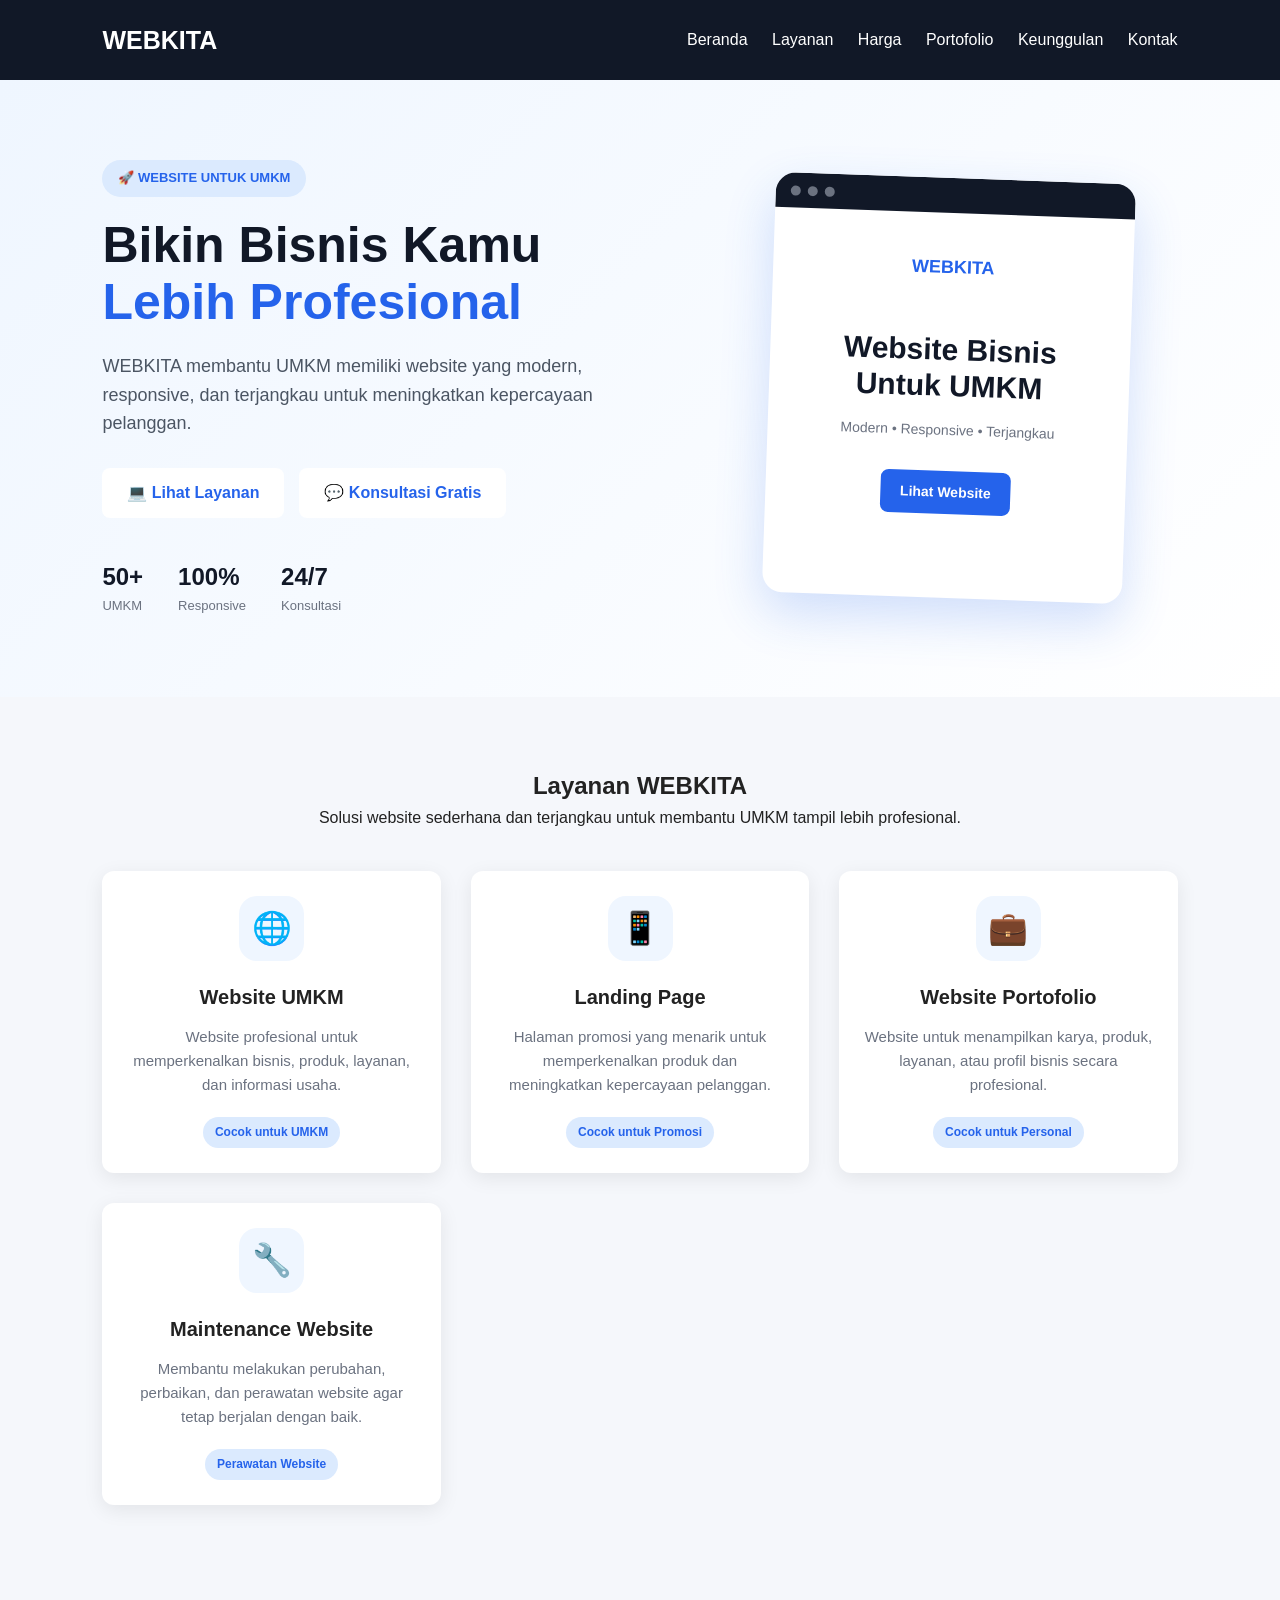
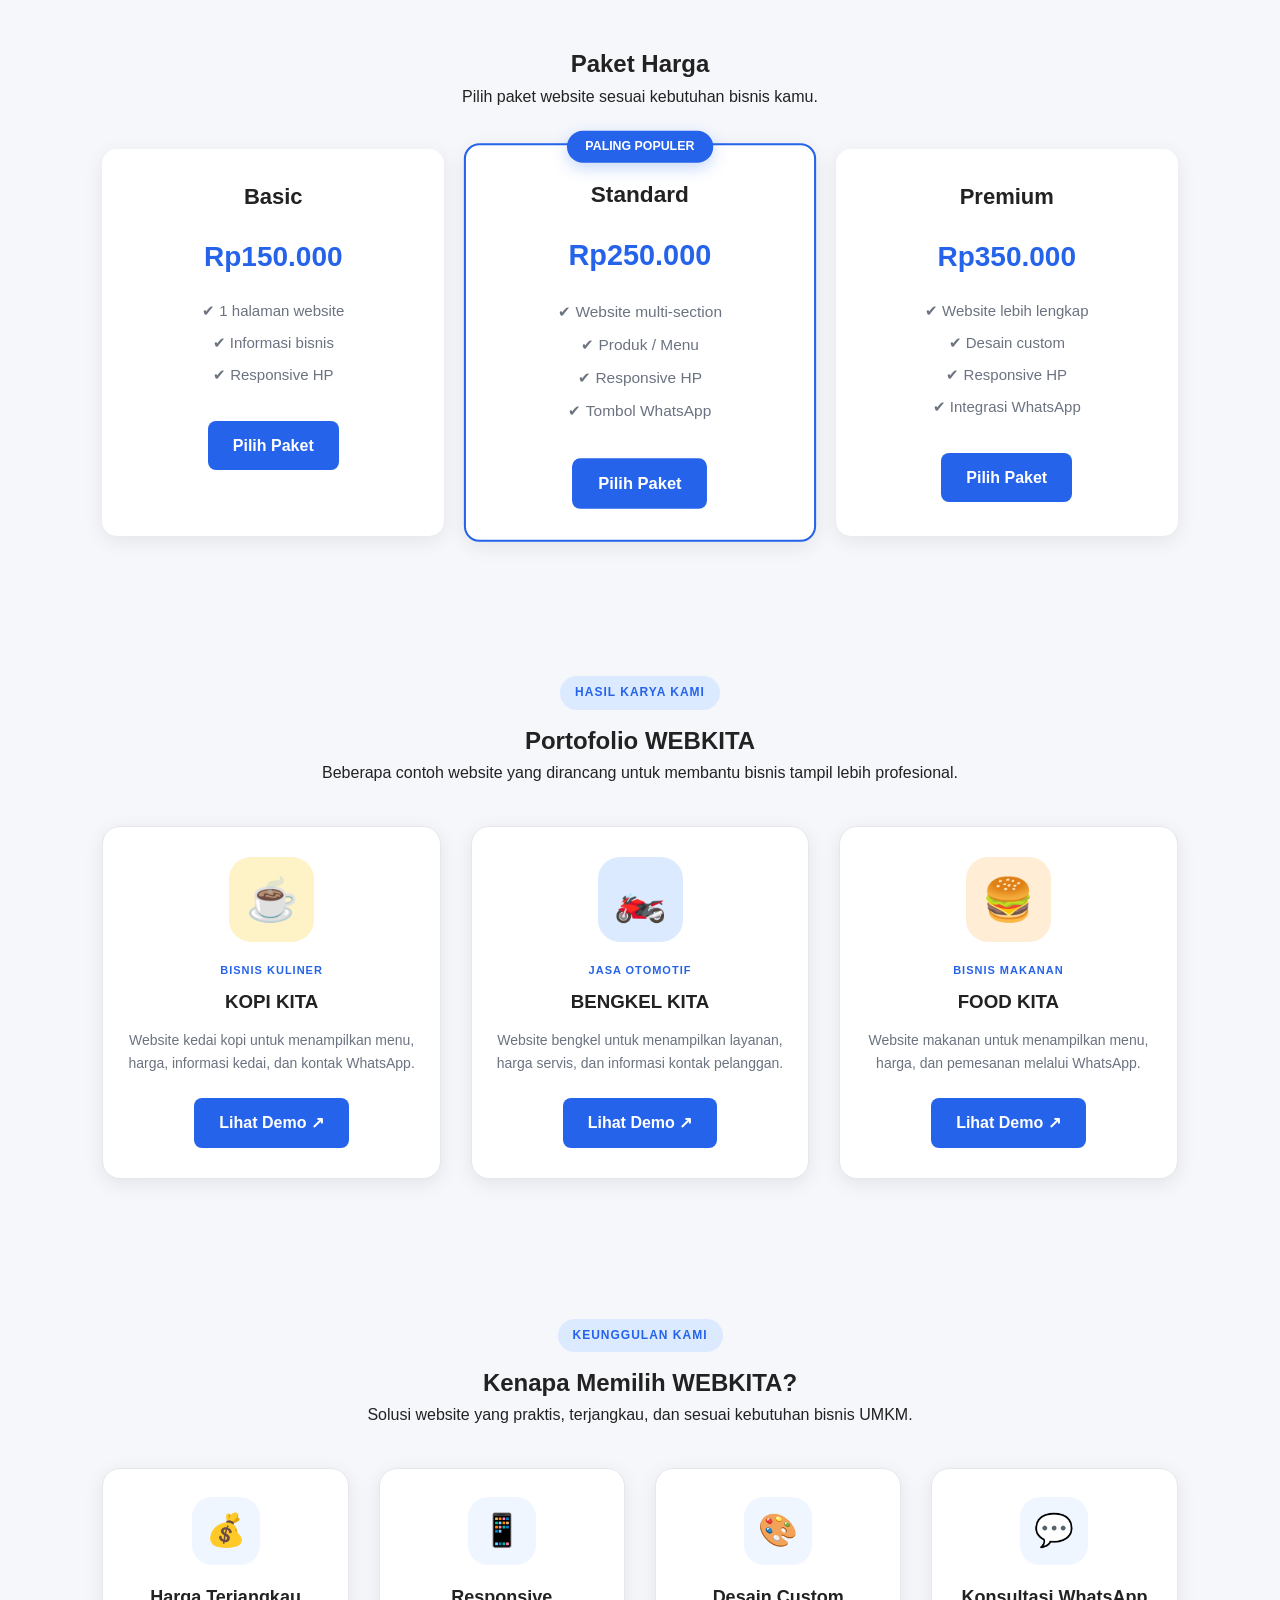
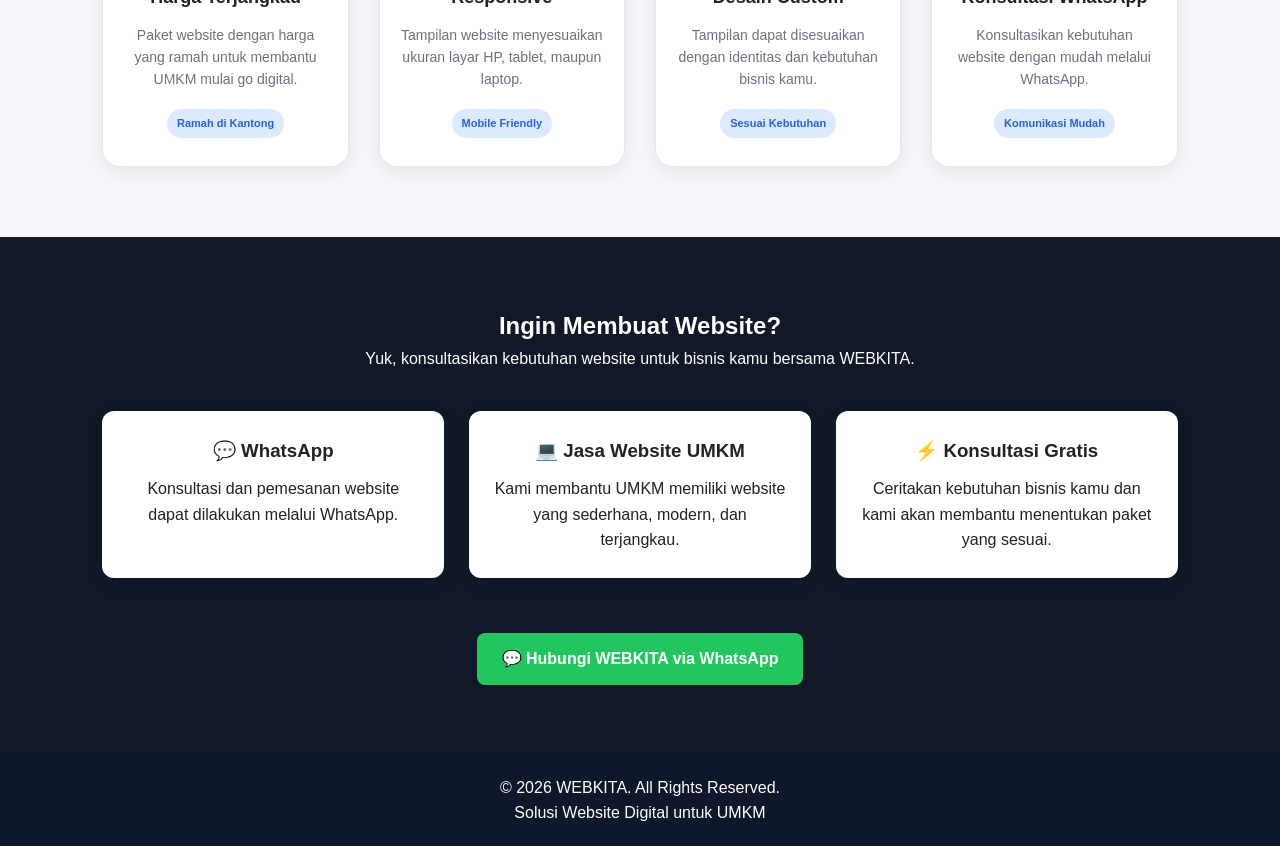
<file: index.html>
<!DOCTYPE html>
<html lang="id">

<head>
    <meta charset="UTF-8">
    <meta name="viewport" content="width=device-width, initial-scale=1.0">

    <title>WEBKITA - Solusi Website Digital untuk UMKM</title>

    <link rel="stylesheet" href="style.css">
</head>

<body>

   <!-- NAVBAR -->
<header>

    <div class="logo">
        WEBKITA
    </div>

    <button type="button" class="menu-toggle" id="menu-toggle" aria-label="Buka menu">
        ☰
    </button>

    <nav id="nav-menu">
        <a href="#beranda">Beranda</a>
        <a href="#layanan">Layanan</a>
        <a href="#harga">Harga</a>
        <a href="#portfolio">Portofolio</a>
        <a href="#keunggulan">Keunggulan</a>
        <a href="#kontak">Kontak</a>
    </nav>

</header>

    <!-- HERO -->
<section class="hero" id="beranda">

    <div class="hero-content">

        <div class="hero-text">

            <span class="hero-badge">
                🚀 WEBSITE UNTUK UMKM
            </span>

            <h1>
                Bikin Bisnis Kamu
                <span>Lebih Profesional</span>
            </h1>

            <p>
                WEBKITA membantu UMKM memiliki website
                yang modern, responsive, dan terjangkau
                untuk meningkatkan kepercayaan pelanggan.
            </p>

            <div class="hero-buttons"> 

                <a
                    href="#layanan"
                    class="btn hero-btn">
                    💻 Lihat Layanan
                </a>

                <a
                    href="https://wa.me/6285773304231?text=Halo%20WEBKITA%2C%20saya%20ingin%20konsultasi%20tentang%20pembuatan%20website%20untuk%20bisnis%20saya."
                    class="btn hero-whatsapp"
                    target="_blank"
                    rel="noopener noreferrer">
                    💬 Konsultasi Gratis
                </a>

            </div>

            <div class="hero-stats">

                <div>
                    <strong>50+</strong>
                    <span>UMKM</span>
                </div>

                <div>
                    <strong>100%</strong>
                    <span>Responsive</span>
                </div>

                <div>
                    <strong>24/7</strong>
                    <span>Konsultasi</span>
                </div>

            </div>

        </div>

        <div class="hero-visual">

            <div class="website-preview">

                <div class="preview-header">
                    <span></span>
                    <span></span>
                    <span></span>
                </div>

                <div class="preview-content">

                    <div class="preview-logo">
                        WEBKITA
                    </div>

                    <h3>
                        Website Bisnis
                        <br>
                        Untuk UMKM
                    </h3>

                    <p>
                        Modern • Responsive • Terjangkau
                    </p>

                    <div class="preview-button">
                        Lihat Website
                    </div>

                </div>

            </div>

        </div>

    </div>

</section>


<!-- LAYANAN -->
<section id="layanan">

    <div class="section-title">
        <h2>Layanan WEBKITA</h2>

        <p>
            Solusi website sederhana dan terjangkau
            untuk membantu UMKM tampil lebih profesional.
        </p>
    </div>

    <div class="services">

        <div class="card service-card">

            <div class="service-icon">
                🌐
            </div>

            <h3>Website UMKM</h3>

            <p>
                Website profesional untuk memperkenalkan
                bisnis, produk, layanan, dan informasi usaha.
            </p>

            <span class="service-label">
                Cocok untuk UMKM
            </span>

        </div>


        <div class="card service-card">

            <div class="service-icon">
                📱
            </div>

            <h3>Landing Page</h3>

            <p>
                Halaman promosi yang menarik untuk
                memperkenalkan produk dan meningkatkan
                kepercayaan pelanggan.
            </p>

            <span class="service-label">
                Cocok untuk Promosi
            </span>

        </div>


        <div class="card service-card">

            <div class="service-icon">
                💼
            </div>

            <h3>Website Portofolio</h3>

            <p>
                Website untuk menampilkan karya,
                produk, layanan, atau profil bisnis
                secara profesional.
            </p>

            <span class="service-label">
                Cocok untuk Personal
            </span>

        </div>


        <div class="card service-card">

            <div class="service-icon">
                🔧
            </div>

            <h3>Maintenance Website</h3>

            <p>
                Membantu melakukan perubahan,
                perbaikan, dan perawatan website
                agar tetap berjalan dengan baik.
            </p>

            <span class="service-label">
                Perawatan Website
            </span>

        </div>

    </div>

</section>


    <!-- HARGA -->
<section id="harga">

    <div class="section-title">

        <h2>Paket Harga</h2>

        <p>
            Pilih paket website sesuai kebutuhan bisnis kamu.
        </p>

    </div>

    <div class="pricing">

        <!-- BASIC -->
        <div class="price-card">

            <h3>Basic</h3>

            <div class="price">
                Rp150.000
            </div>

            <p>✔ 1 halaman website</p>
            <p>✔ Informasi bisnis</p>
            <p>✔ Responsive HP</p>

            <br>

            <a
                href="https://wa.me/6285773304231?text=Halo%20WEBKITA%2C%20saya%20tertarik%20dengan%20Paket%20Basic%20Rp150.000.%20Saya%20ingin%20konsultasi%20lebih%20lanjut."
                class="btn"
                target="_blank"
                rel="noopener noreferrer">
                Pilih Paket
            </a>

        </div>


       <!-- STANDARD -->
<div class="price-card popular">

    <div class="popular-badge">
        PALING POPULER
    </div>

    <h3>Standard</h3>
            <div class="price">
                Rp250.000
            </div>

            <p>✔ Website multi-section</p>
            <p>✔ Produk / Menu</p>
            <p>✔ Responsive HP</p>
            <p>✔ Tombol WhatsApp</p>

            <br>

            <a
                href="https://wa.me/6285773304231?text=Halo%20WEBKITA%2C%20saya%20tertarik%20dengan%20Paket%20Standard%20Rp250.000.%20Saya%20ingin%20konsultasi%20lebih%20lanjut."
                class="btn"
                target="_blank"
                rel="noopener noreferrer">
                Pilih Paket
            </a>

        </div>


        <!-- PREMIUM -->
        <div class="price-card">

            <h3>Premium</h3>

            <div class="price">
                Rp350.000
            </div>

            <p>✔ Website lebih lengkap</p>
            <p>✔ Desain custom</p>
            <p>✔ Responsive HP</p>
            <p>✔ Integrasi WhatsApp</p>

            <br>

            <a
                href="https://wa.me/6285773304231?text=Halo%20WEBKITA%2C%20saya%20tertarik%20dengan%20Paket%20Premium%20Rp350.000.%20Saya%20ingin%20konsultasi%20lebih%20lanjut."
                class="btn"
                target="_blank"
                rel="noopener noreferrer">
                Pilih Paket
            </a>

        </div>

    </div>

</section>
   

   
<!-- PORTOFOLIO -->
<section id="portfolio">

    <div class="section-title">
        <span class="portfolio-badge">HASIL KARYA KAMI</span>
        <h2>Portofolio WEBKITA</h2>
        <p>
            Beberapa contoh website yang dirancang untuk
            membantu bisnis tampil lebih profesional.
        </p>
    </div>

    <div class="services portfolio-grid">

        <!-- KOPI KITA -->
        <div class="card portfolio-card">
            <div class="portfolio-icon coffee-icon">
                ☕
            </div>

            <span class="portfolio-category">BISNIS KULINER</span>

            <h3>KOPI KITA</h3>

            <p>
                Website kedai kopi untuk menampilkan menu,
                harga, informasi kedai, dan kontak WhatsApp.
            </p>

            <a
                href="./Kopi_kita/index.html"
                class="btn portfolio-btn"
                target="_blank"
                rel="noopener noreferrer">
                Lihat Demo ↗
            </a>
        </div>

        <!-- BENGKEL KITA -->
        <div class="card portfolio-card">
            <div class="portfolio-icon bengkel-icon">
                🏍️
            </div>

            <span class="portfolio-category">JASA OTOMOTIF</span>

            <h3>BENGKEL KITA</h3>

            <p>
                Website bengkel untuk menampilkan layanan,
                harga servis, dan informasi kontak pelanggan.
            </p>

            <a
                href="./Bengkel_kita/index.html"
                class="btn portfolio-btn"
                target="_blank"
                rel="noopener noreferrer">
                Lihat Demo ↗
            </a>
        </div>

        <!-- FOOD KITA -->
        <div class="card portfolio-card">
            <div class="portfolio-icon food-icon">
                🍔
            </div>

            <span class="portfolio-category">BISNIS MAKANAN</span>

            <h3>FOOD KITA</h3>

            <p>
                Website makanan untuk menampilkan menu,
                harga, dan pemesanan melalui WhatsApp.
            </p>

            <a
                href="./Food_kita/index.html"
                class="btn portfolio-btn"
                target="_blank"
                rel="noopener noreferrer">
                Lihat Demo ↗
            </a>
        </div>

    </div>

</section>


<!-- KEUNGGULAN -->
<section id="keunggulan">

    <div class="section-title">

        <span class="portfolio-badge">KEUNGGULAN KAMI</span>

        <h2>Kenapa Memilih WEBKITA?</h2>

        <p>
            Solusi website yang praktis, terjangkau,
            dan sesuai kebutuhan bisnis UMKM.
        </p>

    </div>

    <div class="services advantage-grid">

        <div class="card advantage-card">

            <div class="advantage-icon">💰</div>

            <h3>Harga Terjangkau</h3>

            <p>
                Paket website dengan harga yang ramah
                untuk membantu UMKM mulai go digital.
            </p>

            <span class="advantage-label">
                Ramah di Kantong
            </span>

        </div>

        <div class="card advantage-card">

            <div class="advantage-icon">📱</div>

            <h3>Responsive</h3>

            <p>
                Tampilan website menyesuaikan ukuran layar
                HP, tablet, maupun laptop.
            </p>

            <span class="advantage-label">
                Mobile Friendly
            </span>

        </div>

        <div class="card advantage-card">

            <div class="advantage-icon">🎨</div>

            <h3>Desain Custom</h3>

            <p>
                Tampilan dapat disesuaikan dengan
                identitas dan kebutuhan bisnis kamu.
            </p>

            <span class="advantage-label">
                Sesuai Kebutuhan
            </span>

        </div>

        <div class="card advantage-card">

            <div class="advantage-icon">💬</div>

            <h3>Konsultasi WhatsApp</h3>

            <p>
                Konsultasikan kebutuhan website dengan
                mudah melalui WhatsApp.
            </p>

            <span class="advantage-label">
                Komunikasi Mudah
            </span>

        </div>

    </div>

</section>




    <!-- KONTAK -->
<section class="contact" id="kontak">

    <div class="section-title">

        <h2>Ingin Membuat Website?</h2>

        <p>
            Yuk, konsultasikan kebutuhan website
            untuk bisnis kamu bersama WEBKITA.
        </p>

    </div>


    <div class="contact-info">

        <div class="contact-card">

            <h3>💬 WhatsApp</h3>

            <p>
                Konsultasi dan pemesanan website
                dapat dilakukan melalui WhatsApp.
            </p>

        </div>


        <div class="contact-card">

            <h3>💻 Jasa Website UMKM</h3>

            <p>
                Kami membantu UMKM memiliki website
                yang sederhana, modern, dan terjangkau.
            </p>

        </div>


        <div class="contact-card">

            <h3>⚡ Konsultasi Gratis</h3>

            <p>
                Ceritakan kebutuhan bisnis kamu dan
                kami akan membantu menentukan paket
                yang sesuai.
            </p>

        </div>

    </div>


    <a
        href="https://wa.me/6285773304231?text=Halo%20WEBKITA,%20saya%20tertarik%20membuat%20website%20untuk%20bisnis%20saya.%20Saya%20ingin%20konsultasi%20mengenai%20paket%20website."
        class="whatsapp"
        target="_blank"
        rel="noopener noreferrer">

        💬 Hubungi WEBKITA via WhatsApp

    </a>

</section>

</a>

    </section>


    <!-- FOOTER -->
    <footer>

        <p>
            © 2026 WEBKITA. All Rights Reserved.
        </p>

        <p>
            Solusi Website Digital untuk UMKM
        </p>

    </footer>


<script src="script.js"></script>

</body>
</html>
</file>
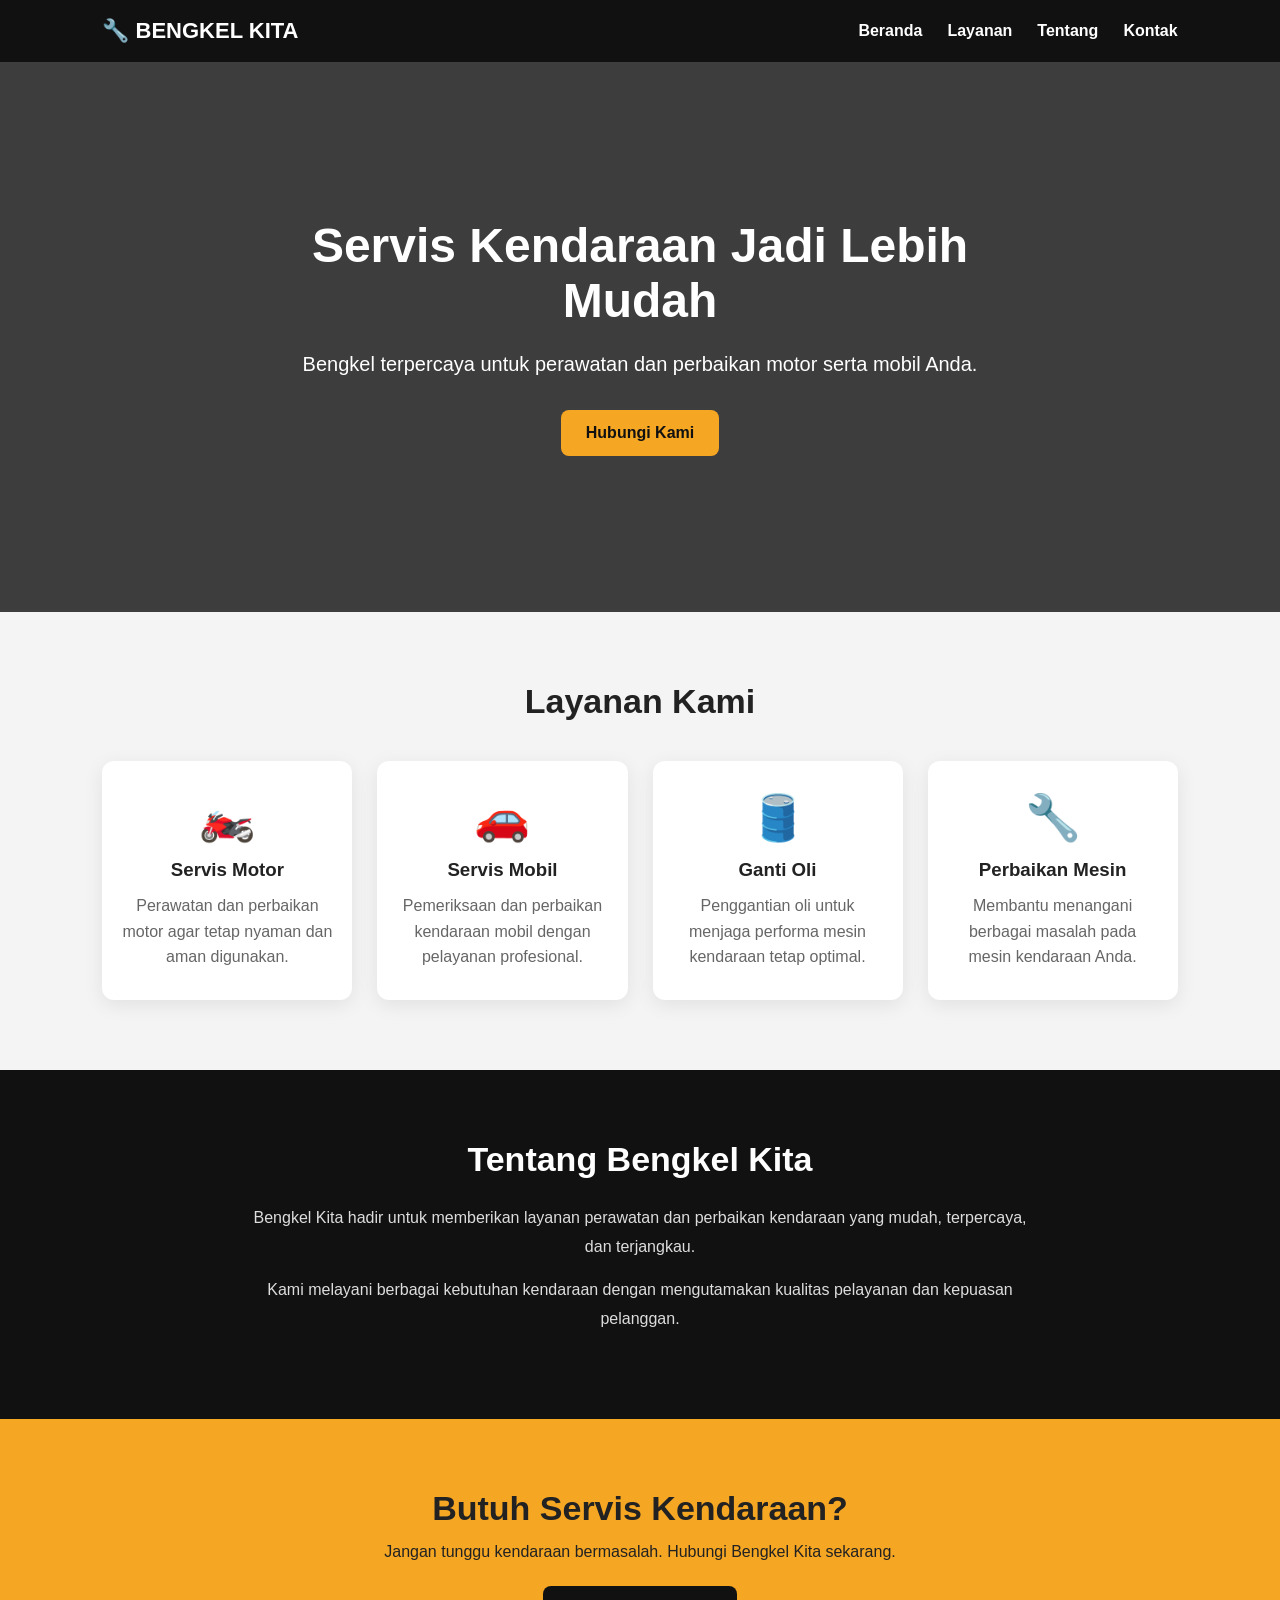
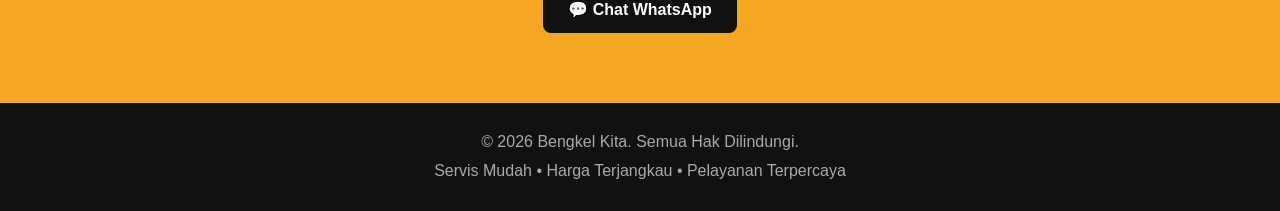
<file: Bengkel_kita/index.html>
<!DOCTYPE html>
<html lang="id">

<head>
    <meta charset="UTF-8">
    <meta name="viewport" content="width=device-width, initial-scale=1.0">

    <title>Bengkel Kita - Servis Motor & Mobil</title>

    <link rel="stylesheet" href="style.css">
</head>

<body>

    <!-- NAVBAR -->
    <header>
        <div class="logo">🔧 BENGKEL KITA</div>

        <nav>
            <a href="#beranda">Beranda</a>
            <a href="#layanan">Layanan</a>
            <a href="#tentang">Tentang</a>
            <a href="#kontak">Kontak</a>
        </nav>
    </header>


    <!-- HERO -->
    <section class="hero" id="beranda">

        <div class="hero-content">

            <h1>Servis Kendaraan Jadi Lebih Mudah</h1>

            <p>
                Bengkel terpercaya untuk perawatan dan
                perbaikan motor serta mobil Anda.
            </p>

            <a
                href="https://wa.me/6285773304231?text=Halo%20Bengkel%20Kita%2C%20saya%20ingin%20konsultasi%20tentang%20servis%20kendaraan."
                class="btn"
                target="_blank"
                rel="noopener noreferrer">
                Hubungi Kami
            </a>

        </div>

    </section>


    <!-- LAYANAN -->
    <section class="section" id="layanan">

        <h2>Layanan Kami</h2>

        <div class="services">

            <div class="service-card">
                <div class="icon">🏍️</div>

                <h3>Servis Motor</h3>

                <p>
                    Perawatan dan perbaikan motor agar tetap
                    nyaman dan aman digunakan.
                </p>
            </div>


            <div class="service-card">
                <div class="icon">🚗</div>

                <h3>Servis Mobil</h3>

                <p>
                    Pemeriksaan dan perbaikan kendaraan mobil
                    dengan pelayanan profesional.
                </p>
            </div>


            <div class="service-card">
                <div class="icon">🛢️</div>

                <h3>Ganti Oli</h3>

                <p>
                    Penggantian oli untuk menjaga performa
                    mesin kendaraan tetap optimal.
                </p>
            </div>


            <div class="service-card">
                <div class="icon">🔧</div>

                <h3>Perbaikan Mesin</h3>

                <p>
                    Membantu menangani berbagai masalah
                    pada mesin kendaraan Anda.
                </p>
            </div>

        </div>

    </section>


    <!-- TENTANG -->
    <section class="about" id="tentang">

        <div class="about-content">

            <h2>Tentang Bengkel Kita</h2>

            <p>
                Bengkel Kita hadir untuk memberikan layanan
                perawatan dan perbaikan kendaraan yang mudah,
                terpercaya, dan terjangkau.
            </p>

            <p>
                Kami melayani berbagai kebutuhan kendaraan
                dengan mengutamakan kualitas pelayanan dan
                kepuasan pelanggan.
            </p>

        </div>

    </section>


    <!-- KONTAK -->
    <section class="contact" id="kontak">

        <h2>Butuh Servis Kendaraan?</h2>

        <p>
            Jangan tunggu kendaraan bermasalah.
            Hubungi Bengkel Kita sekarang.
        </p>

        <a
            href="https://wa.me/6285773304231?text=Halo%20Bengkel%20Kita%2C%20saya%20ingin%20melakukan%20servis%20kendaraan."
            class="whatsapp"
            target="_blank"
            rel="noopener noreferrer">
            💬 Chat WhatsApp
        </a>

    </section>


    <!-- FOOTER -->
    <footer>

        <p>© 2026 Bengkel Kita. Semua Hak Dilindungi.</p>

        <p>
            Servis Mudah • Harga Terjangkau • Pelayanan Terpercaya
        </p>

    </footer>

</body>

</html>
</file>
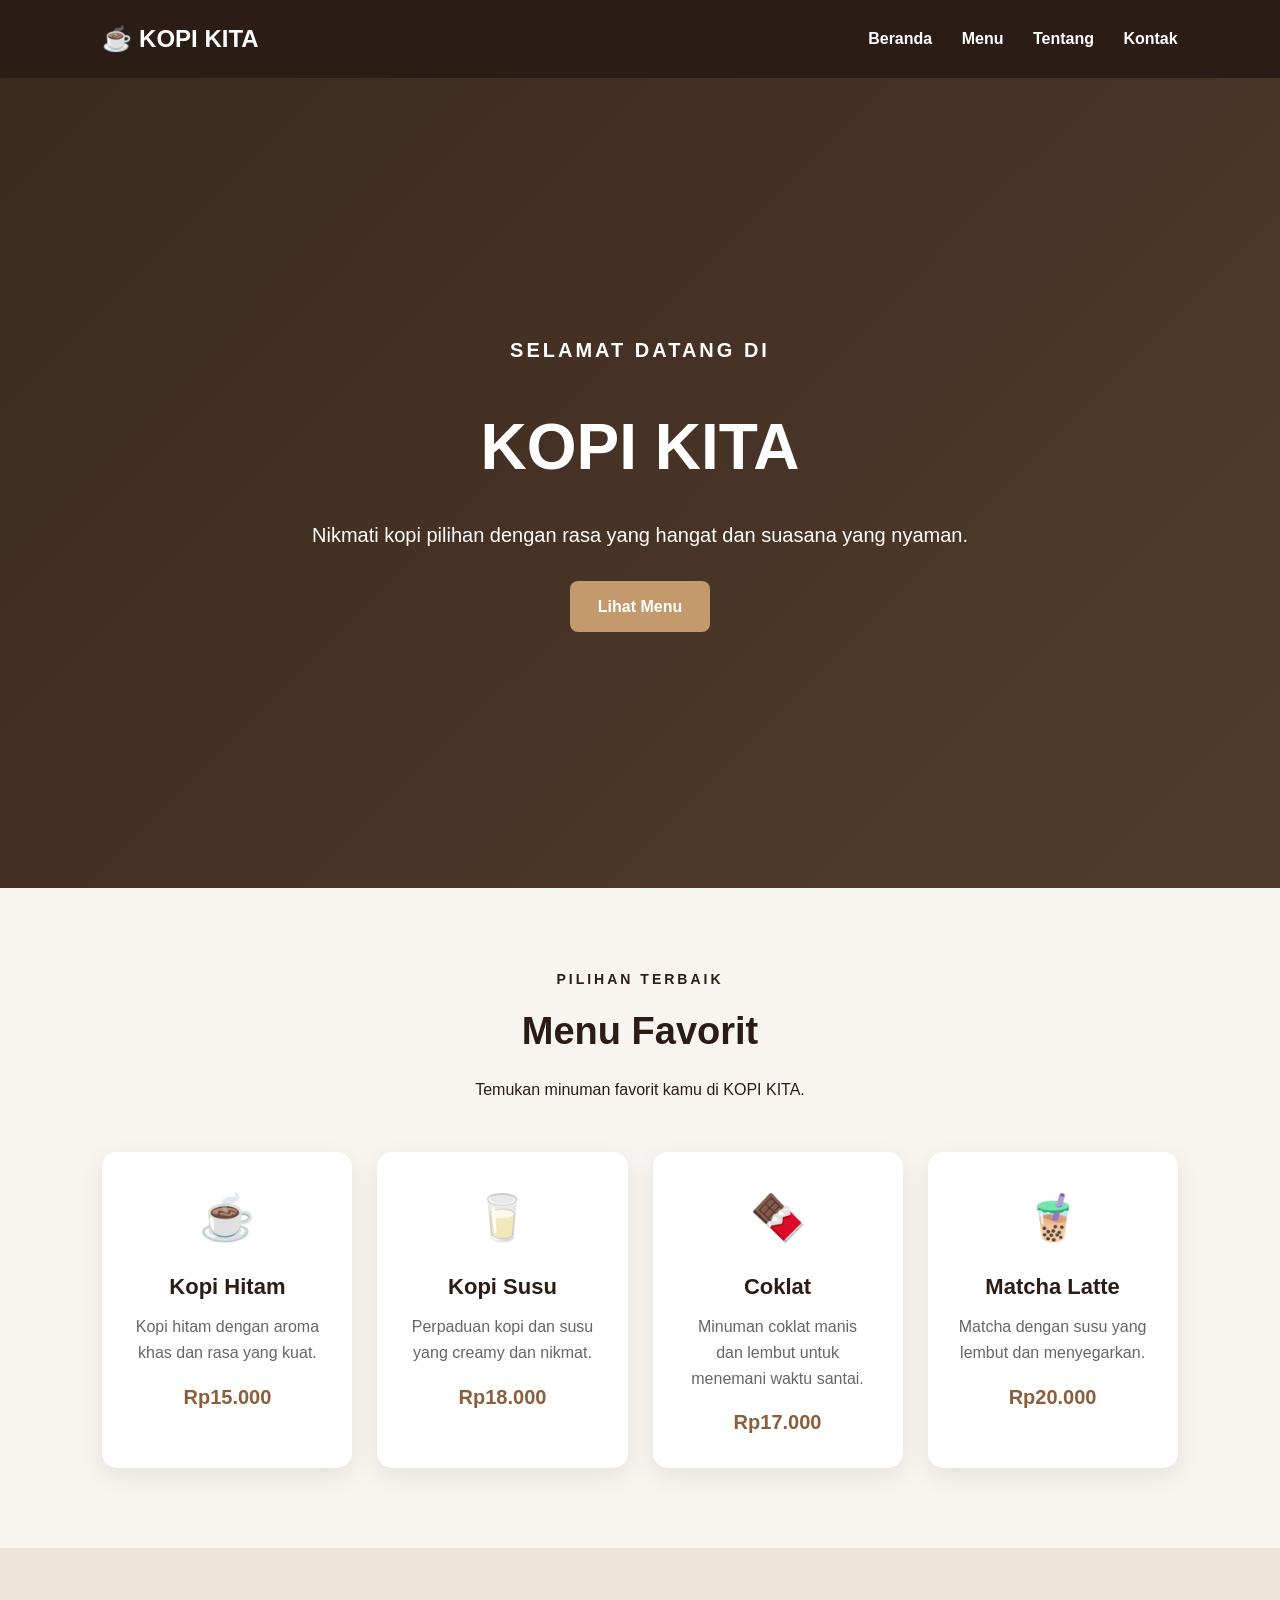
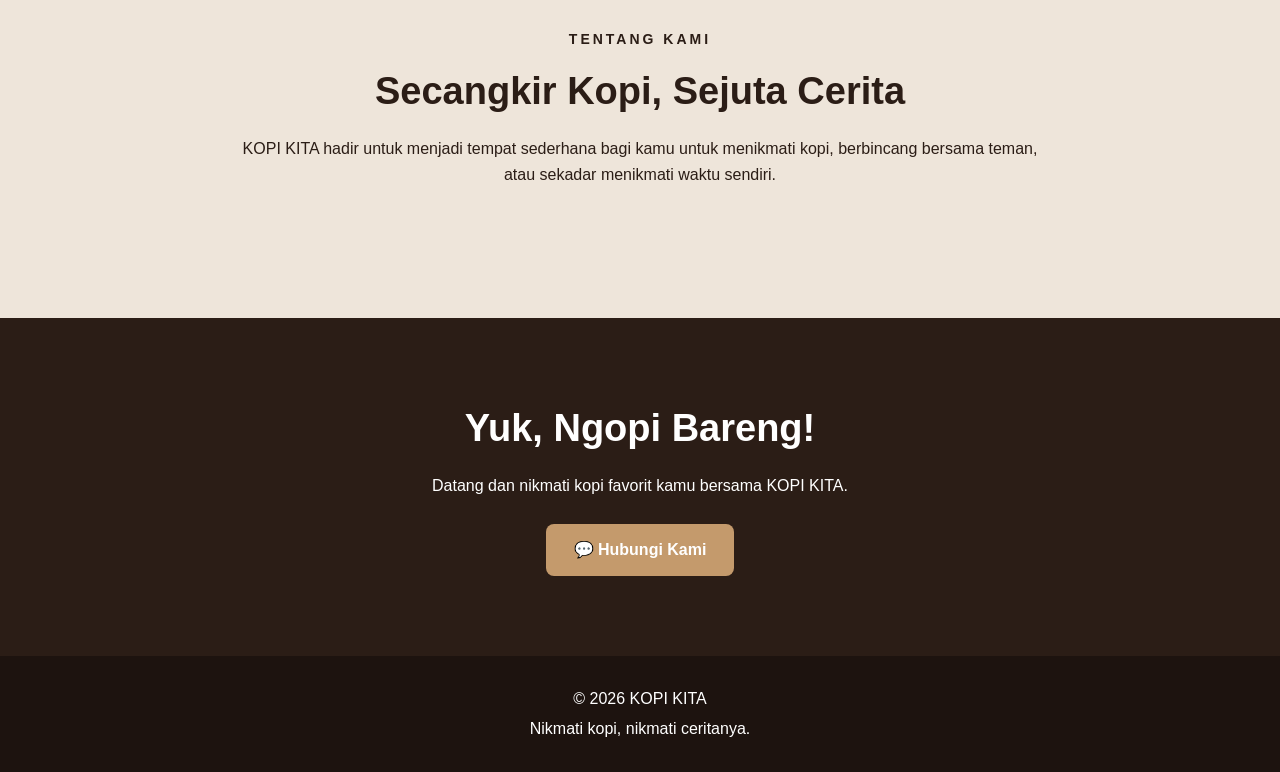
<file: Kopi_kita/index.html>
<!DOCTYPE html>
<html lang="id">

<head>
    <meta charset="UTF-8">
    <meta name="viewport" content="width=device-width, initial-scale=1.0">

    <title>KOPI KITA - Kedai Kopi</title>

    <link rel="stylesheet" href="style.css">
</head>

<body>

    <!-- NAVBAR -->
    <header>

        <div class="logo">
            ☕ KOPI KITA
        </div>

        <nav>
            <a href="#beranda">Beranda</a>
            <a href="#menu">Menu</a>
            <a href="#tentang">Tentang</a>
            <a href="#kontak">Kontak</a>
        </nav>

    </header>


    <!-- HERO -->
    <section class="hero" id="beranda">

        <div class="hero-content">

            <p class="subtitle">
                SELAMAT DATANG DI
            </p>

            <h1>
                KOPI KITA
            </h1>

            <p>
                Nikmati kopi pilihan dengan rasa yang
                hangat dan suasana yang nyaman.
            </p>

            <a href="#menu" class="btn">
                Lihat Menu
            </a>

        </div>

    </section>


    <!-- MENU -->
    <section id="menu">

        <div class="section-title">

            <p class="subtitle">
                PILIHAN TERBAIK
            </p>

            <h2>
                Menu Favorit
            </h2>

            <p>
                Temukan minuman favorit kamu di KOPI KITA.
            </p>

        </div>


        <div class="menu-container">

            <div class="menu-card">

                <div class="menu-icon">
                    ☕
                </div>

                <h3>
                    Kopi Hitam
                </h3>

                <p>
                    Kopi hitam dengan aroma khas dan rasa
                    yang kuat.
                </p>

                <strong>
                    Rp15.000
                </strong>

            </div>


            <div class="menu-card">

                <div class="menu-icon">
                    🥛
                </div>

                <h3>
                    Kopi Susu
                </h3>

                <p>
                    Perpaduan kopi dan susu yang creamy
                    dan nikmat.
                </p>

                <strong>
                    Rp18.000
                </strong>

            </div>


            <div class="menu-card">

                <div class="menu-icon">
                    🍫
                </div>

                <h3>
                    Coklat
                </h3>

                <p>
                    Minuman coklat manis dan lembut untuk
                    menemani waktu santai.
                </p>

                <strong>
                    Rp17.000
                </strong>

            </div>


            <div class="menu-card">

                <div class="menu-icon">
                    🧋
                </div>

                <h3>
                    Matcha Latte
                </h3>

                <p>
                    Matcha dengan susu yang lembut dan
                    menyegarkan.
                </p>

                <strong>
                    Rp20.000
                </strong>

            </div>

        </div>

    </section>


    <!-- TENTANG -->
    <section class="about" id="tentang">

        <div class="section-title">

            <p class="subtitle">
                TENTANG KAMI
            </p>

            <h2>
                Secangkir Kopi, Sejuta Cerita
            </h2>

            <p>
                KOPI KITA hadir untuk menjadi tempat
                sederhana bagi kamu untuk menikmati kopi,
                berbincang bersama teman, atau sekadar
                menikmati waktu sendiri.
            </p>

        </div>

    </section>


    <!-- KONTAK -->
    <section class="contact" id="kontak">

        <h2>
            Yuk, Ngopi Bareng!
        </h2>

        <p>
            Datang dan nikmati kopi favorit kamu
            bersama KOPI KITA.
        </p>

        <a
            href="https://wa.me/6285773304231?text=Halo%20KOPI%20KITA%2C%20saya%20ingin%20mengetahui%20informasi%20lebih%20lanjut."
            class="btn"
            target="_blank"
            rel="noopener noreferrer">

            💬 Hubungi Kami

        </a>

    </section>


    <!-- FOOTER -->
    <footer>

        <p>
            © 2026 KOPI KITA
        </p>

        <p>
            Nikmati kopi, nikmati ceritanya.
        </p>

    </footer>


</body>

</html>
</file>
<file: style.css>
* {
    margin: 0;
    padding: 0;
    box-sizing: border-box;
}

body {
    font-family: Arial, sans-serif;
    background: #f5f7fb;
    color: #222;
    line-height: 1.6;
}

/* ================= HEADER ================= */

header {
    background: #111827;
    color: white;
    padding: 20px 8%;
    display: flex;
    justify-content: space-between;
    align-items: center;
}

.logo {
    font-size: 25px;
    font-weight: bold;
}

nav a {
    color: white;
    text-decoration: none;
    margin-left: 20px;
}

/* ================= HERO ================= */

.hero {
    padding: 80px 8%;
    background: linear-gradient(135deg, #eff6ff, #ffffff);
    color: #111827;
}

.hero-content {
    max-width: 1200px;
    margin: auto;
    display: grid;
    grid-template-columns: 1.1fr 0.9fr;
    align-items: center;
    gap: 60px;
}

.hero-text {
    text-align: left;
}

.hero-badge {
    display: inline-block;
    background: #dbeafe;
    color: #2563eb;
    padding: 8px 16px;
    border-radius: 20px;
    font-size: 13px;
    font-weight: bold;
    margin-bottom: 20px;
}

.hero h1 {
    font-size: 50px;
    line-height: 1.15;
    margin-bottom: 20px;
}

.hero h1 span {
    color: #2563eb;
}

.hero p {
    font-size: 18px;
    color: #4b5563;
    max-width: 600px;
    margin-bottom: 30px;
}

.hero-buttons {
    display: flex;
    gap: 15px;
    flex-wrap: wrap;
}

.hero-btn {
    background: #2563eb;
    color: white;
}

.hero-btn:hover {
    background: #1d4ed8;
    color: white;
}

.hero-whatsapp {
    background: #22c55e;
    color: white;
}

.hero-whatsapp:hover {
    background: #16a34a;
    color: white;
}

.hero-stats {
    display: flex;
    gap: 35px;
    margin-top: 40px;
}

.hero-stats div {
    display: flex;
    flex-direction: column;
}

.hero-stats strong {
    font-size: 24px;
    color: #111827;
}

.hero-stats span {
    font-size: 13px;
    color: #6b7280;
}

/* ================= HERO PREVIEW ================= */

.hero-visual {
    display: flex;
    justify-content: center;
}

.website-preview {
    width: 360px;
    min-height: 420px;
    background: white;
    border-radius: 20px;
    box-shadow: 0 20px 50px rgba(37, 99, 235, 0.20);
    overflow: hidden;
    transform: rotate(2deg);
}

.preview-header {
    height: 35px;
    background: #111827;
    display: flex;
    align-items: center;
    gap: 7px;
    padding-left: 15px;
}

.preview-header span {
    width: 10px;
    height: 10px;
    border-radius: 50%;
    background: #6b7280;
}

.preview-content {
    padding: 40px 30px;
    text-align: center;
}

.preview-logo {
    color: #2563eb;
    font-size: 18px;
    font-weight: bold;
    margin-bottom: 50px;
}

.preview-content h3 {
    font-size: 30px;
    line-height: 1.2;
    margin-bottom: 15px;
}

.preview-content p {
    font-size: 14px;
    color: #6b7280;
    margin-bottom: 30px;
}

.preview-button {
    display: inline-block;
    background: #2563eb;
    color: white;
    padding: 10px 20px;
    border-radius: 8px;
    font-size: 14px;
    font-weight: bold;
}

/* ================= BUTTON ================= */

.btn {
    display: inline-block;
    background: white;
    color: #2563eb;
    padding: 12px 25px;
    border-radius: 8px;
    text-decoration: none;
    font-weight: bold;
}

.btn {
    transition: all 0.3s ease;
}

.btn:hover {
    background: #2563eb;
    color: white;
    transform: scale(1.05);
}

/* ================= SECTION ================= */

section {
    padding: 70px 8%;
}

.section-title {
    text-align: center;
    margin-bottom: 40px;
}

/* ================= SERVICES ================= */

.services {
    display: grid;
    grid-template-columns: repeat(3, 1fr);
    gap: 30px;
}

.card {
    background: white;
    padding: 25px;
    border-radius: 12px;
    text-align: center;
    box-shadow: 0 5px 20px rgba(0, 0, 0, 0.08);
}

.card {
    transition: transform 0.3s ease, box-shadow 0.3s ease;
}

.card:hover {
    transform: translateY(-8px);
    box-shadow: 0 12px 30px rgba(37, 99, 235, 0.20);
}

.card h3 {
    margin-bottom: 10px;
}

/* ================= SERVICE CARD ================= */

.service-card {
    position: relative;
    overflow: hidden;
}

.service-icon {
    width: 65px;
    height: 65px;
    margin: 0 auto 20px;
    display: flex;
    align-items: center;
    justify-content: center;
    background: #eff6ff;
    border-radius: 18px;
    font-size: 32px;
}

.service-card h3 {
    font-size: 20px;
    margin-bottom: 12px;
}

.service-card p {
    color: #6b7280;
    font-size: 15px;
    margin-bottom: 20px;
}

.service-label {
    display: inline-block;
    padding: 6px 12px;
    background: #dbeafe;
    color: #2563eb;
    border-radius: 20px;
    font-size: 12px;
    font-weight: bold;
}

/* ================= PRICING ================= */

.pricing {
    display: grid;
    grid-template-columns: repeat(3, 1fr);
    gap: 25px;
}

.price-card {
    background: white;
    padding: 30px;
    border-radius: 15px;
    text-align: center;
    box-shadow: 0 5px 20px rgba(0, 0, 0, 0.08);
}

.price {
    font-size: 28px;
    font-weight: bold;
    color: #2563eb;
    margin: 20px 0;
}

/* ================= PRICE CARD TAMBAHAN ================= */

.price-card {
    position: relative;
    transition: transform 0.3s ease, box-shadow 0.3s ease;
}

.price-card:hover {
    transform: translateY(-8px);
    box-shadow: 0 15px 35px rgba(37, 99, 235, 0.15);
}

.price-card h3 {
    font-size: 22px;
    margin-bottom: 10px;
}

.price-card p {
    color: #6b7280;
    font-size: 15px;
    margin: 8px 0;
}

.price-card .btn {
    background: #2563eb;
    color: white;
}

.price-card .btn:hover {
    background: #1d4ed8;
    color: white;
}

/* Paket Standard */
.price-card.popular {
    position: relative;
    border: 2px solid #2563eb;
    transform: scale(1.04);
}

.price-card.popular:hover {
    transform: scale(1.04) translateY(-8px);
}

.popular-badge {
    box-shadow: 0 5px 15px rgba(37, 99, 235, 0.25);
}

/* ================= CONTACT ================= */

.contact {
    text-align: center;
    background: #111827;
    color: white;
}

.whatsapp {
    display: inline-block;
    margin-top: 20px;
    padding: 13px 25px;
    background: #22c55e;
    color: white;
    text-decoration: none;
    border-radius: 8px;
    font-weight: bold;
}

/* ================= CONTACT CARD ================= */

.contact-info {
    display: grid;
    grid-template-columns: repeat(3, 1fr);
    gap: 25px;
    margin: 35px 0;
}

.contact-card {
    background: white;
    color: #222;
    padding: 25px;
    border-radius: 12px;
    text-align: center;
    box-shadow: 0 5px 20px rgba(0, 0, 0, 0.08);
    transition: transform 0.3s ease, box-shadow 0.3s ease;
}

.contact-card h3 {
    margin-bottom: 10px;
}

.contact-card:hover {
    transform: translateY(-8px);
    box-shadow: 0 12px 30px rgba(37, 99, 235, 0.20);
}

/* ================= FOOTER ================= */

footer {
    text-align: center;
    padding: 20px;
    background: #0f172a;
    color: white;
}

/* ================= HAMBURGER ================= */

.menu-toggle {
    display: none;
    background: transparent;
    border: none;
    color: white;
    font-size: 30px;
    cursor: pointer;
    padding: 5px 10px;
    z-index: 9999;
}

/* =========================
   TAMPILAN HP
========================= */

@media (max-width: 768px) {

    header {
        position: relative;
        display: flex;
        flex-direction: row;
        justify-content: space-between;
        align-items: center;
    }

    .menu-toggle {
        display: block;
        margin-left: auto;
        background: transparent;
        border: none;
        color: white;
        font-size: 28px;
        cursor: pointer;
        padding: 5px 10px;
        z-index: 10000;
    }

    nav {
        display: none;
        position: absolute;
        top: 100%;
        left: 0;
        width: 100%;
        background: #111827;
        padding: 15px 0;
        text-align: center;
        z-index: 9998;
    }

    nav.active {
        display: block;
    }

    nav a {
        display: block;
        margin: 12px 0;
    }

    .hero h1 {
        font-size: 35px;
    }

        .hero {
        padding: 60px 20px;
    }

    .hero-content {
        grid-template-columns: 1fr;
        gap: 45px;
    }

    .hero-text {
        text-align: center;
    }

    .hero-badge {
        font-size: 11px;
    }

    .hero h1 {
        font-size: 35px;
    }

    .hero p {
        font-size: 16px;
        margin-left: auto;
        margin-right: auto;
    }

    .hero-buttons {
        justify-content: center;
    }

    .hero-stats {
        justify-content: center;
        gap: 20px;
    }

    .hero-stats strong {
        font-size: 20px;
    }

    .hero-stats span {
        font-size: 11px;
    }

    .website-preview {
        width: 300px;
        min-height: 350px;
        transform: rotate(0deg);
    }

    .preview-content {
        padding: 30px 20px;
    }

    .preview-logo {
        margin-bottom: 35px;
    }

    .preview-content h3 {
        font-size: 25px;
    }

    .services {
        grid-template-columns: 1fr;
    }

    .pricing {
        grid-template-columns: 1fr;
    }

    .portfolio-container {
        grid-template-columns: 1fr;
        gap: 20px;
    }

    .portfolio-card {
        width: 100%;
        box-sizing: border-box;
    }

    .contact-info { 
    grid-template-columns: 1fr; 
    gap: 20px; 
    }

}



/* =========================
   PAKET PALING POPULER
========================= */

.price-card.popular {
    position: relative;
    border: 2px solid #2563eb;
    transform: scale(1.03);
}

.popular-badge {
    position: absolute;
    top: -14px;
    left: 50%;
    transform: translateX(-50%);
    background: #2563eb;
    color: white;
    padding: 6px 18px;
    border-radius: 20px;
    font-size: 12px;
    font-weight: bold;
    white-space: nowrap;
}


/* ================= PORTOFOLIO WEBKITA ================= */

.portfolio-badge {
    display: inline-block;
    padding: 7px 15px;
    margin-bottom: 12px;
    background: #dbeafe;
    color: #2563eb;
    border-radius: 20px;
    font-size: 12px;
    font-weight: bold;
    letter-spacing: 1px;
}

.portfolio-grid {
    grid-template-columns: repeat(3, minmax(0, 1fr));
    align-items: stretch;
}

.portfolio-card {
    display: flex;
    flex-direction: column;
    align-items: center;
    min-width: 0;
    padding: 30px 24px;
    border: 1px solid #e5e7eb;
    border-radius: 18px;
}

.portfolio-icon {
    width: 85px;
    height: 85px;
    display: flex;
    align-items: center;
    justify-content: center;
    margin-bottom: 20px;
    border-radius: 22px;
    font-size: 42px;
}

.coffee-icon {
    background: #fef3c7;
}

.bengkel-icon {
    background: #dbeafe;
}

.food-icon {
    background: #ffedd5;
}

.portfolio-category {
    color: #2563eb;
    font-size: 11px;
    font-weight: bold;
    letter-spacing: 1px;
    margin-bottom: 8px;
}

.portfolio-card h3 {
    margin-bottom: 12px;
}

.portfolio-card p {
    color: #6b7280;
    font-size: 14px;
    margin-bottom: 24px;
    flex-grow: 1;
}

.portfolio-btn {
    background: #2563eb;
    color: white;
    margin-top: auto;
}

.portfolio-btn:hover {
    background: #1d4ed8;
    color: white;
}

/* RESPONSIVE PORTOFOLIO */

@media (max-width: 768px) {
    .portfolio-grid {
        grid-template-columns: 1fr;
    }

    .portfolio-card {
        width: 100%;
    }
}


/* ================= KEUNGGULAN WEBKITA ================= */

.advantage-grid {
    grid-template-columns: repeat(4, minmax(0, 1fr));
    align-items: stretch;
}

.advantage-card {
    display: flex;
    flex-direction: column;
    align-items: center;
    min-width: 0;
    padding: 28px 20px;
    border: 1px solid #e5e7eb;
    border-radius: 18px;
}

.advantage-icon {
    width: 68px;
    height: 68px;
    display: flex;
    align-items: center;
    justify-content: center;
    background: #eff6ff;
    border-radius: 20px;
    font-size: 32px;
    margin-bottom: 18px;
}

.advantage-card h3 {
    font-size: 18px;
    margin-bottom: 12px;
}

.advantage-card p {
    color: #6b7280;
    font-size: 14px;
    margin-bottom: 18px;
    flex-grow: 1;
}

.advantage-label {
    display: inline-block;
    padding: 6px 10px;
    background: #dbeafe;
    color: #2563eb;
    border-radius: 20px;
    font-size: 11px;
    font-weight: bold;
}

/* RESPONSIVE KEUNGGULAN */

@media (max-width: 768px) {
    .advantage-grid {
        grid-template-columns: 1fr;
    }
}
</file>
<file: Bengkel_kita/style.css>
/* =========================
   RESET
========================= */

* {
    margin: 0;
    padding: 0;
    box-sizing: border-box;
}

html {
    scroll-behavior: smooth;
}

body {
    font-family: Arial, sans-serif;
    background: #f4f4f4;
    color: #222;
}


/* =========================
   NAVBAR
========================= */

header {
    background: #111;
    color: white;
    padding: 18px 8%;

    display: flex;
    justify-content: space-between;
    align-items: center;

    position: sticky;
    top: 0;
    z-index: 1000;
}

.logo {
    font-size: 22px;
    font-weight: bold;
}

nav {
    display: flex;
    gap: 25px;
}

nav a {
    color: white;
    text-decoration: none;
    font-weight: bold;
    transition: 0.3s;
}

nav a:hover {
    color: #f5a623;
}


/* =========================
   HERO
========================= */

.hero {
    min-height: 550px;

    background:
        linear-gradient(
            rgba(0, 0, 0, 0.75),
            rgba(0, 0, 0, 0.75)
        ),
        url("https://images.unsplash.com/photo-1485965120184-e220f721d03e?auto=format&fit=crop&w=1600&q=80");

    background-size: cover;
    background-position: center;

    display: flex;
    align-items: center;
    justify-content: center;

    text-align: center;
    color: white;

    padding: 30px;
}

.hero-content {
    max-width: 750px;
}

.hero h1 {
    font-size: 48px;
    margin-bottom: 20px;
}

.hero p {
    font-size: 20px;
    line-height: 1.6;
    margin-bottom: 30px;
}


/* =========================
   BUTTON
========================= */

.btn,
.whatsapp {
    display: inline-block;

    padding: 14px 25px;

    border-radius: 8px;

    text-decoration: none;

    font-weight: bold;

    transition: 0.3s;
}

.btn {
    background: #f5a623;
    color: #111;
}

.btn:hover {
    background: #ffbe55;
    transform: translateY(-2px);
}


/* =========================
   SECTION
========================= */

.section {
    padding: 70px 8%;
    text-align: center;
}

.section h2,
.about h2,
.contact h2 {
    font-size: 34px;
    margin-bottom: 40px;
}


/* =========================
   LAYANAN
========================= */

.services {
    display: grid;

    grid-template-columns: repeat(4, 1fr);

    gap: 25px;
}

.service-card {
    background: white;

    padding: 30px 20px;

    border-radius: 12px;

    box-shadow:
        0 5px 20px rgba(0, 0, 0, 0.08);

    transition: 0.3s;
}

.service-card:hover {
    transform: translateY(-8px);
}

.icon {
    font-size: 45px;
    margin-bottom: 15px;
}

.service-card h3 {
    margin-bottom: 12px;
}

.service-card p {
    color: #666;
    line-height: 1.6;
}


/* =========================
   TENTANG
========================= */

.about {
    background: #111;

    color: white;

    padding: 70px 8%;

    text-align: center;
}

.about-content {
    max-width: 800px;
    margin: auto;
}

.about h2 {
    margin-bottom: 25px;
}

.about p {
    line-height: 1.8;

    margin-bottom: 15px;

    color: #ddd;
}


/* =========================
   KONTAK
========================= */

.contact {
    padding: 70px 8%;

    text-align: center;

    background: #f5a623;
}

.contact h2 {
    margin-bottom: 15px;
}

.contact p {
    margin-bottom: 25px;
}

.whatsapp {
    background: #111;
    color: white;
}

.whatsapp:hover {
    background: #333;
    transform: translateY(-2px);
}


/* =========================
   FOOTER
========================= */

footer {
    background: #111;

    color: #aaa;

    text-align: center;

    padding: 25px 15px;

    line-height: 1.8;
}


/* =========================
   RESPONSIVE HP
========================= */

@media (max-width: 768px) {

    header {
        flex-direction: column;
        gap: 15px;
    }

    nav {
        flex-wrap: wrap;
        justify-content: center;
        gap: 15px;
    }

    .hero {
        min-height: 500px;
    }

    .hero h1 {
        font-size: 34px;
    }

    .hero p {
        font-size: 17px;
    }

    .services {
        grid-template-columns: 1fr;
    }

    .section h2,
    .about h2,
    .contact h2 {
        font-size: 28px;
    }
}
</file>
<file: Kopi_kita/style.css>
* {
    margin: 0;
    padding: 0;
    box-sizing: border-box;
}

html {
    scroll-behavior: smooth;
}

body {
    font-family: Arial, sans-serif;
    background: #f8f5f0;
    color: #2b1d16;
    line-height: 1.6;
}


/* NAVBAR */

header {
    background: #2b1d16;
    color: white;
    padding: 20px 8%;

    display: flex;
    justify-content: space-between;
    align-items: center;

    position: sticky;
    top: 0;
    z-index: 1000;
}

.logo {
    font-size: 24px;
    font-weight: bold;
}

nav a {
    color: white;
    text-decoration: none;
    margin-left: 25px;
    font-weight: bold;
}

nav a:hover {
    opacity: 0.7;
}


/* HERO */

.hero {
    min-height: 90vh;

    display: flex;
    justify-content: center;
    align-items: center;

    text-align: center;

    padding: 60px 20px;

    background:
        linear-gradient(
            rgba(43, 29, 22, 0.75),
            rgba(43, 29, 22, 0.75)
        ),
        linear-gradient(135deg, #6f4e37, #c49a6c);

    color: white;
}

.hero-content {
    max-width: 700px;
}

.subtitle {
    font-size: 14px;
    letter-spacing: 3px;
    font-weight: bold;
    margin-bottom: 10px;
}

.hero h1 {
    font-size: 64px;
    margin-bottom: 20px;
}

.hero p {
    font-size: 20px;
    margin-bottom: 30px;
}


/* BUTTON */

.btn {
    display: inline-block;

    background: #c49a6c;
    color: white;

    padding: 13px 28px;

    border-radius: 8px;

    text-decoration: none;
    font-weight: bold;

    transition: 0.3s;
}

.btn:hover {
    transform: translateY(-3px);
}


/* SECTION */

section {
    padding: 80px 8%;
}

.section-title {
    text-align: center;
    max-width: 700px;
    margin: 0 auto 50px;
}

.section-title h2 {
    font-size: 38px;
    margin-bottom: 15px;
}


/* MENU */

.menu-container {
    display: grid;
    grid-template-columns: repeat(4, 1fr);
    gap: 25px;
}

.menu-card {
    background: white;

    padding: 30px;

    border-radius: 15px;

    text-align: center;

    box-shadow: 0 8px 25px rgba(0, 0, 0, 0.08);

    transition: 0.3s;
}

.menu-card:hover {
    transform: translateY(-8px);
}

.menu-icon {
    font-size: 45px;
    margin-bottom: 15px;
}

.menu-card h3 {
    font-size: 22px;
    margin-bottom: 10px;
}

.menu-card p {
    margin-bottom: 15px;
    color: #666;
}

.menu-card strong {
    color: #8b5e3c;
    font-size: 20px;
}


/* ABOUT */

.about {
    background: #eee5da;
}

.about .section-title {
    max-width: 800px;
}


/* CONTACT */

.contact {
    text-align: center;

    background: #2b1d16;

    color: white;
}

.contact h2 {
    font-size: 38px;
    margin-bottom: 15px;
}

.contact p {
    margin-bottom: 25px;
}


/* FOOTER */

footer {
    background: #1d130f;
    color: white;

    text-align: center;

    padding: 25px;
}

footer p {
    margin: 5px;
}


/* RESPONSIVE HP */

@media (max-width: 768px) {

    header {
        padding: 18px 5%;
        flex-direction: column;
        gap: 15px;
    }

    nav a {
        margin: 0 7px;
        font-size: 14px;
    }

    .hero {
        min-height: 80vh;
    }

    .hero h1 {
        font-size: 45px;
    }

    .hero p {
        font-size: 17px;
    }

    section {
        padding: 60px 5%;
    }

    .section-title h2 {
        font-size: 30px;
    }

    .menu-container {
        grid-template-columns: 1fr;
    }

    .contact h2 {
        font-size: 30px;
    }

}
</file>
